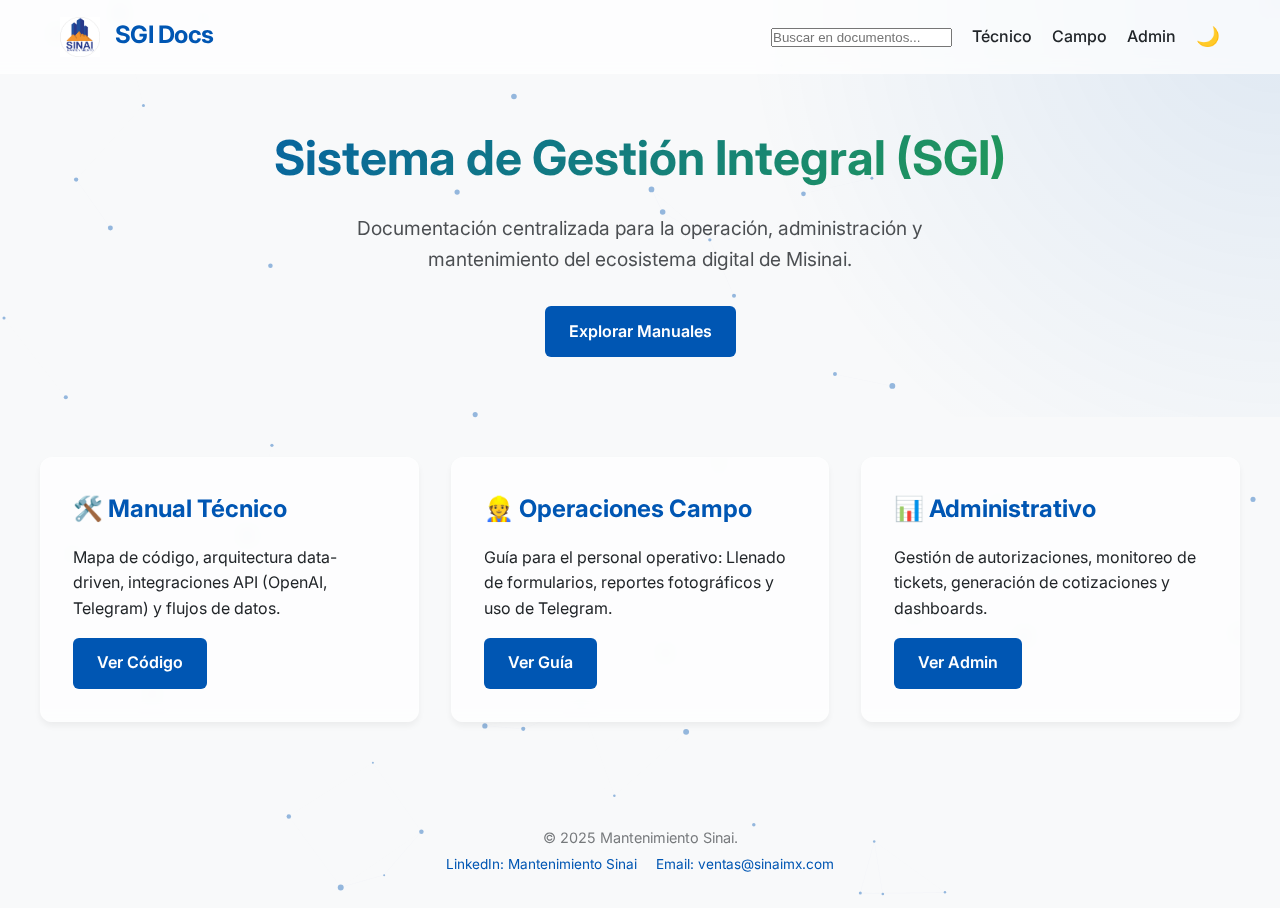
<file: index.html>
<!DOCTYPE html>
<html lang="es" data-theme="light">

<head>
    <meta charset="UTF-8">
    <meta name="viewport" content="width=device-width, initial-scale=1.0">
    <title>SGI Docs | Manual del Sistema</title>
    <link rel="stylesheet" href="css/style.css">
    <link rel="preconnect" href="https://fonts.googleapis.com">
    <link rel="preconnect" href="https://fonts.gstatic.com" crossorigin>
    <link
        href="https://fonts.googleapis.com/css2?family=Inter:wght@400;500;700&family=Fira+Code:wght@400;500&display=swap"
        rel="stylesheet">
</head>

<body>
    <nav class="navbar">
        <div class="container nav-content">
            <a href="index.html" class="nav-logo">
                <img src="assets/images/logo.png" alt="SGI Logo"
                    style="height: 40px; vertical-align: middle; margin-right: 10px;">
                SGI Docs
            </a>
            <div class="nav-links">
                <a href="tecnico.html" class="nav-link">Técnico</a>
                <a href="campo.html" class="nav-link">Campo</a>
                <a href="admin.html" class="nav-link">Admin</a>
                <button id="themeToggle" class="theme-toggle" aria-label="Cambiar tema">🌙</button>
            </div>
        </div>
    </nav>

    <header class="hero">
        <div class="container">
            <h1>Sistema de Gestión Integral (SGI)</h1>
            <p>Documentación centralizada para la operación, administración y mantenimiento del ecosistema digital de
                Misinai.</p>
            <a href="#manuales" class="btn btn-primary">Explorar Manuales</a>
        </div>
    </header>

    <main id="manuales" class="container manual-section">
        <div class="card-grid">
            <!-- Manual Técnico -->
            <article class="card">
                <h3>🛠️ Manual Técnico</h3>
                <p>Mapa de código, arquitectura data-driven, integraciones API (OpenAI, Telegram) y flujos de datos.</p>
                <div style="margin-top: 1rem;">
                    <a href="tecnico.html" class="btn btn-primary">Ver Código</a>
                </div>
            </article>

            <!-- Manual Operativo (Campo) -->
            <article class="card">
                <h3>👷 Operaciones Campo</h3>
                <p>Guía para el personal operativo: Llenado de formularios, reportes fotográficos y uso de Telegram.</p>
                <div style="margin-top: 1rem;">
                    <a href="campo.html" class="btn btn-primary">Ver Guía</a>
                </div>
            </article>

            <!-- Manual Administrativo -->
            <article class="card">
                <h3>📊 Administrativo</h3>
                <p>Gestión de autorizaciones, monitoreo de tickets, generación de cotizaciones y dashboards.</p>
                <div style="margin-top: 1rem;">
                    <a href="admin.html" class="btn btn-primary">Ver Admin</a>
                </div>
            </article>
        </div>
    </main>

    <footer class="container text-center mb-4">
        <p style="opacity: 0.6; font-size: 0.9rem;">&copy; 2025 Mantenimiento Sinai.</p>
        <p style="font-size: 0.85rem; margin-top: 5px;">
            <a href="https://www.linkedin.com/company/mantenimiento-sinai/" target="_blank"
                style="color: var(--color-primary); text-decoration: none; margin-right: 15px;">
                LinkedIn: Mantenimiento Sinai
            </a>
            <a href="mailto:ventas@sinaimx.com" style="color: var(--color-primary); text-decoration: none;">
                Email: ventas@sinaimx.com
            </a>
        </p>
    </footer>

    <script src="js/main.js"></script>
</body>

</html>
<script src='js/search.js'></script>
</file>
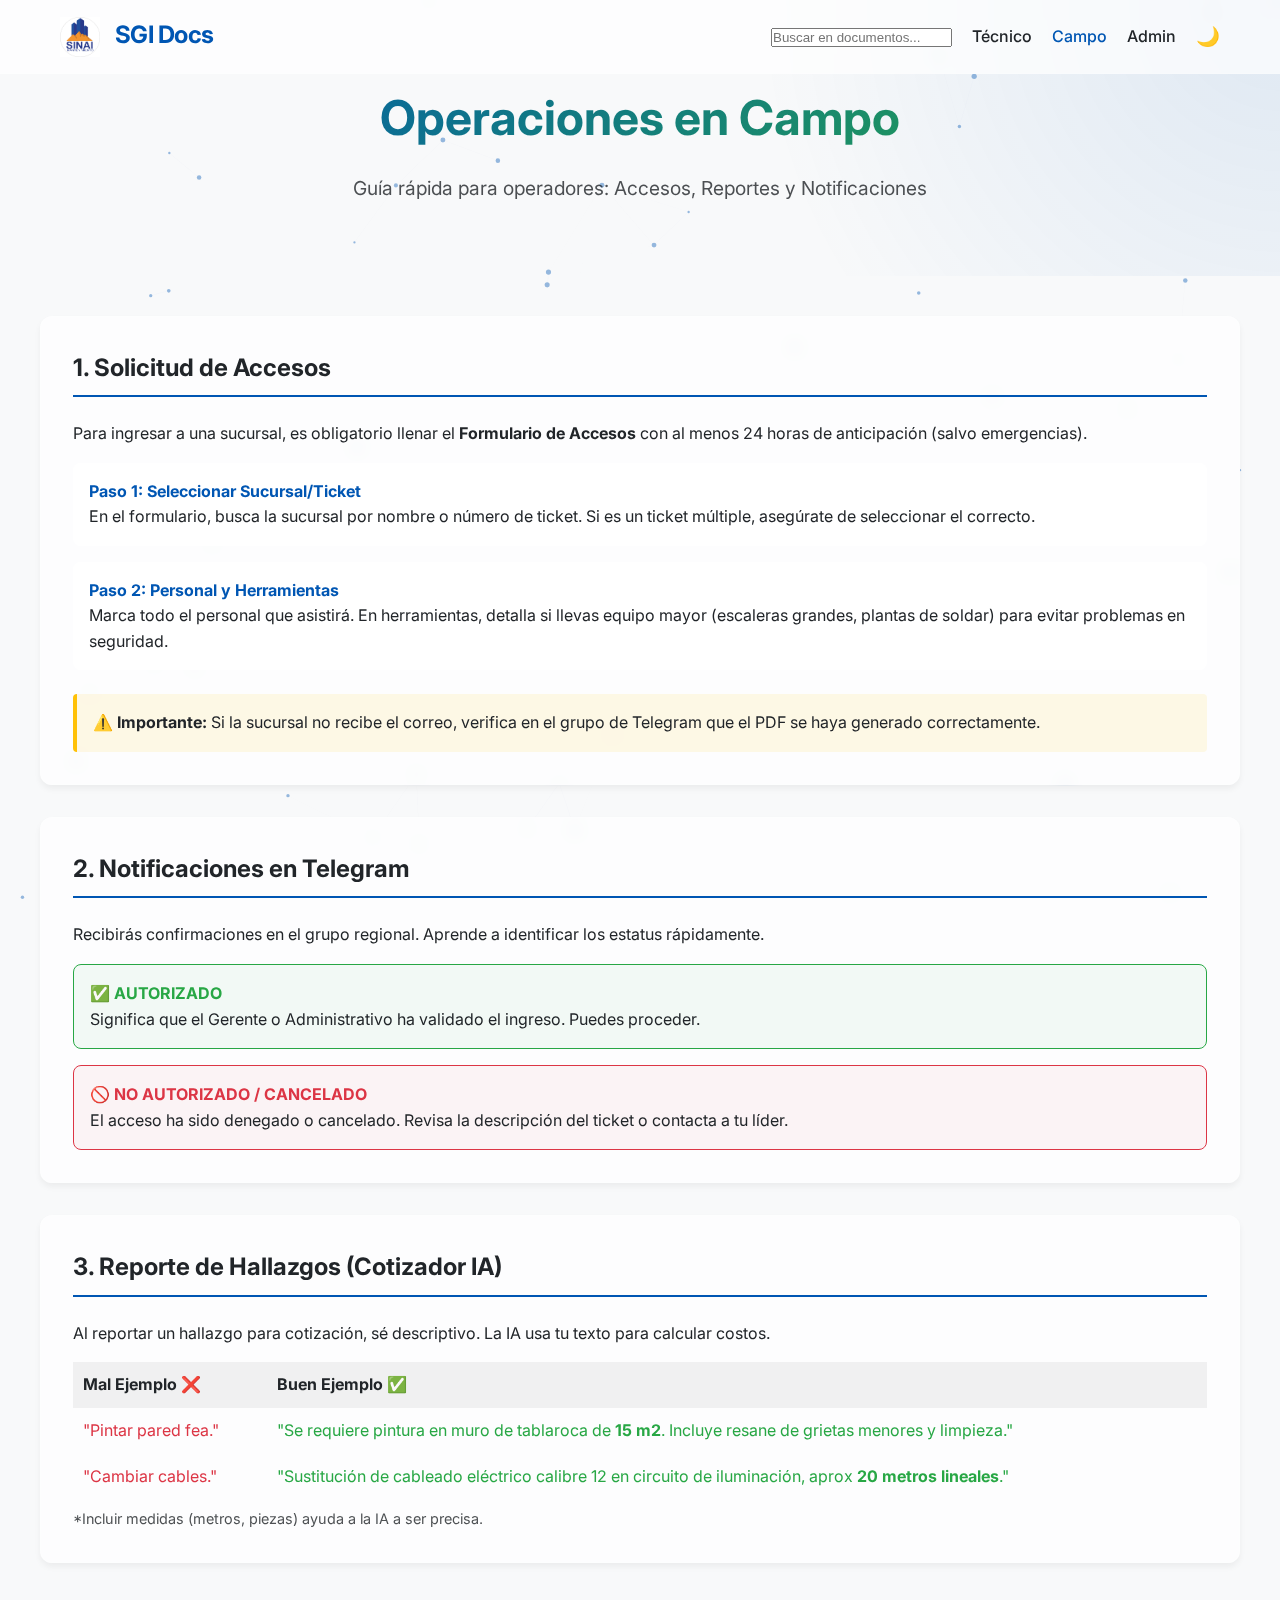
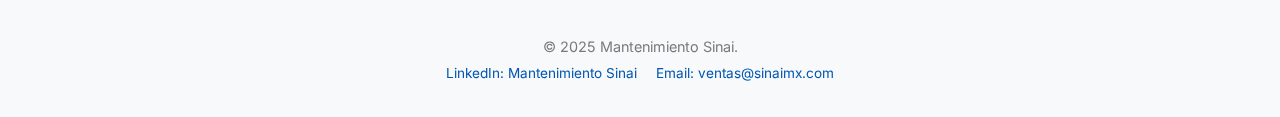
<file: campo.html>
<!DOCTYPE html>
<html lang="es" data-theme="light">

<head>
    <meta charset="UTF-8">
    <meta name="viewport" content="width=device-width, initial-scale=1.0">
    <title>SGI Docs | Operaciones Campo</title>
    <link rel="stylesheet" href="css/style.css">
    <link rel="preconnect" href="https://fonts.googleapis.com">
    <link rel="preconnect" href="https://fonts.gstatic.com" crossorigin>
    <link
        href="https://fonts.googleapis.com/css2?family=Inter:wght@400;500;700&family=Fira+Code:wght@400;500&display=swap"
        rel="stylesheet">
</head>

<body>
    <nav class="navbar">
        <div class="container nav-content">
            <a href="index.html" class="nav-logo">
                <img src="assets/images/logo.png" alt="SGI Logo"
                    style="height: 40px; vertical-align: middle; margin-right: 10px;">
                SGI Docs
            </a>
            <div class="nav-links">
                <a href="tecnico.html" class="nav-link">Técnico</a>
                <a href="campo.html" class="nav-link active">Campo</a>
                <a href="admin.html" class="nav-link">Admin</a>
                <button id="themeToggle" class="theme-toggle">🌙</button>
            </div>
        </div>
    </nav>

    <header class="hero" style="padding: 80px 0 40px;">
        <div class="container">
            <h1>Operaciones en Campo</h1>
            <p>Guía rápida para operadores: Accesos, Reportes y Notificaciones</p>
        </div>
    </header>

    <main class="container manual-section">

        <!-- SECCIÓN 1: SOLICITUD DE ACCESOS -->
        <section class="card mb-4">
            <h2>1. Solicitud de Accesos</h2>
            <p>Para ingresar a una sucursal, es obligatorio llenar el <strong>Formulario de Accesos</strong> con al
                menos 24 horas de anticipación (salvo emergencias).</p>

            <div class="steps-grid" style="display: grid; grid-template-columns: 1fr; gap: 1rem; margin-top: 1rem;">
                <div style="background: var(--surface); padding: 1rem; border-radius: 8px;">
                    <h4 style="color: var(--color-primary);">Paso 1: Seleccionar Sucursal/Ticket</h4>
                    <p>En el formulario, busca la sucursal por nombre o número de ticket. Si es un ticket múltiple,
                        asegúrate de seleccionar el correcto.</p>
                </div>
                <div style="background: var(--surface); padding: 1rem; border-radius: 8px;">
                    <h4 style="color: var(--color-primary);">Paso 2: Personal y Herramientas</h4>
                    <p>Marca todo el personal que asistirá. En herramientas, detalla si llevas equipo mayor (escaleras
                        grandes, plantas de soldar) para evitar problemas en seguridad.</p>
                </div>
            </div>

            <div
                style="margin-top: 1.5rem; padding: 1rem; background-color: rgba(255, 193, 7, 0.1); border-left: 4px solid var(--color-accent); border-radius: 4px;">
                <strong>⚠️ Importante:</strong> Si la sucursal no recibe el correo, verifica en el grupo de Telegram que
                el PDF se haya generado correctamente.
            </div>
        </section>

        <!-- SECCIÓN 2: INTERPRETACIÓN TELEGRAM -->
        <section class="card mb-4">
            <h2>2. Notificaciones en Telegram</h2>
            <p>Recibirás confirmaciones en el grupo regional. Aprende a identificar los estatus rápidamente.</p>

            <div style="display: flex; flex-direction: column; gap: 1rem; margin-top: 1rem;">
                <!-- Estatus Autorizado -->
                <div
                    style="border: 1px solid var(--color-secondary); border-radius: 8px; padding: 1rem; background: rgba(40, 167, 69, 0.05);">
                    <h4 style="color: var(--color-secondary);">✅ AUTORIZADO</h4>
                    <p>Significa que el Gerente o Administrativo ha validado el ingreso. Puedes proceder.</p>
                </div>

                <!-- Estatus Rechazado/Cancelado -->
                <div
                    style="border: 1px solid var(--color-danger); border-radius: 8px; padding: 1rem; background: rgba(220, 53, 69, 0.05);">
                    <h4 style="color: var(--color-danger);">🚫 NO AUTORIZADO / CANCELADO</h4>
                    <p>El acceso ha sido denegado o cancelado. Revisa la descripción del ticket o contacta a tu líder.
                    </p>
                </div>
            </div>
        </section>

        <!-- SECCIÓN 3: REPORTE DE HALLAZGOS (COTIZADOR) -->
        <section class="card mb-4">
            <h2>3. Reporte de Hallazgos (Cotizador IA)</h2>
            <p>Al reportar un hallazgo para cotización, sé descriptivo. La IA usa tu texto para calcular costos.</p>

            <table style="width:100%; border-collapse: collapse; margin-top: 1rem;">
                <thead>
                    <tr style="background: rgba(0,0,0,0.05);">
                        <th style="padding:10px; text-align: left;">Mal Ejemplo ❌</th>
                        <th style="padding:10px; text-align: left;">Buen Ejemplo ✅</th>
                    </tr>
                </thead>
                <tbody>
                    <tr>
                        <td style="padding:10px; color: var(--color-danger);">"Pintar pared fea."</td>
                        <td style="padding:10px; color: var(--color-secondary);">"Se requiere pintura en muro de
                            tablaroca de <strong>15 m2</strong>. Incluye resane de grietas menores y limpieza."</td>
                    </tr>
                    <tr>
                        <td style="padding:10px; color: var(--color-danger);">"Cambiar cables."</td>
                        <td style="padding:10px; color: var(--color-secondary);">"Sustitución de cableado eléctrico
                            calibre 12 en circuito de iluminación, aprox <strong>20 metros lineales</strong>."</td>
                    </tr>
                </tbody>
            </table>
            <p style="font-size: 0.9rem; margin-top: 0.5rem; opacity: 0.8;">*Incluir medidas (metros, piezas) ayuda a la
                IA a ser precisa.</p>
        </section>

    </main>

    <footer class="container text-center mb-4">
        <p style="opacity: 0.6; font-size: 0.9rem;">&copy; 2025 Mantenimiento Sinai.</p>
        <p style="font-size: 0.85rem; margin-top: 5px;">
            <a href="https://www.linkedin.com/company/mantenimiento-sinai/" target="_blank"
                style="color: var(--color-primary); text-decoration: none; margin-right: 15px;">
                LinkedIn: Mantenimiento Sinai
            </a>
            <a href="mailto:ventas@sinaimx.com" style="color: var(--color-primary); text-decoration: none;">
                Email: ventas@sinaimx.com
            </a>
        </p>
    </footer>

    <script src="js/main.js"></script>
</body>

</html>
<script src='js/search.js'></script>
</file>
<file: css/style.css>
:root {
    /* Color Palette - Premium Corporate SGI */
    --color-primary: #0056b3; /* SGI Blue */
    --color-primary-dark: #004494;
    --color-secondary: #28a745; /* Success Green */
    --color-accent: #ffc107; /* Warning Yellow */
    --color-danger: #dc3545; /* Critical Red */
    
    --color-bg-light: #f8f9fa;
    --color-bg-dark: #121212;
    --color-surface-light: #ffffff;
    --color-surface-dark: #1e1e1e;
    
    --color-text-light: #212529;
    --color-text-dark: #e0e0e0;

    /* Glassmorphism */
    --glass-bg-light: rgba(255, 255, 255, 0.7);
    --glass-bg-dark: rgba(30, 30, 30, 0.7);
    --glass-border: 1px solid rgba(255, 255, 255, 0.125);
    --glass-shadow: 0 8px 32px 0 rgba(31, 38, 135, 0.37);
    --backdrop-blur: blur(8px);

    /* Typography */
    --font-main: 'Inter', system-ui, -apple-system, sans-serif;
    --font-code: 'Fira Code', monospace;
}

[data-theme="dark"] {
    --bg-body: var(--color-bg-dark);
    --text-main: var(--color-text-dark);
    --surface: var(--color-surface-dark);
    --glass-bg: var(--glass-bg-dark);
}

[data-theme="light"] {
    --bg-body: var(--color-bg-light);
    --text-main: var(--color-text-light);
    --surface: var(--color-surface-light);
    --glass-bg: var(--glass-bg-light);
}

* {
    box-sizing: border-box;
    margin: 0;
    padding: 0;
}

body {
    font-family: var(--font-main);
    background-color: var(--bg-body);
    color: var(--text-main);
    line-height: 1.6;
    transition: background-color 0.3s ease, color 0.3s ease;
}

/* Layout */
.container {
    max-width: 1200px;
    margin: 0 auto;
    padding: 0 20px;
}

/* Navbar */
.navbar {
    position: fixed;
    top: 0;
    width: 100%;
    z-index: 1000;
    background: var(--glass-bg);
    backdrop-filter: var(--backdrop-blur);
    border-bottom: var(--glass-border);
    padding: 1rem 0;
}

.nav-content {
    display: flex;
    justify-content: space-between;
    align-items: center;
}

.nav-logo {
    font-size: 1.5rem;
    font-weight: 700;
    color: var(--color-primary);
    text-decoration: none;
    letter-spacing: -0.5px;
}

.nav-links {
    display: flex;
    gap: 20px;
}

.nav-link {
    color: var(--text-main);
    text-decoration: none;
    font-weight: 500;
    transition: color 0.2s;
}

.nav-link:hover, .nav-link.active {
    color: var(--color-primary);
}

/* Hero Section */
.hero {
    padding: 120px 0 60px;
    text-align: center;
    background: radial-gradient(circle at top right, rgba(0, 86, 179, 0.1), transparent 40%);
}

.hero h1 {
    font-size: 3rem;
    margin-bottom: 1rem;
    background: linear-gradient(135deg, var(--color-primary), var(--color-secondary));
    -webkit-background-clip: text;
    -webkit-text-fill-color: transparent;
}

.hero p {
    font-size: 1.2rem;
    color: var(--text-main);
    opacity: 0.8;
    max-width: 600px;
    margin: 0 auto 2rem;
}

/* Cards */
.card-grid {
    display: grid;
    grid-template-columns: repeat(auto-fit, minmax(300px, 1fr));
    gap: 2rem;
    margin-bottom: 4rem;
}

.card {
    background: var(--glass-bg);
    backdrop-filter: var(--backdrop-blur);
    border: var(--glass-border);
    border-radius: 12px;
    padding: 2rem;
    box-shadow: 0 4px 6px rgba(0,0,0,0.05);
    transition: transform 0.2s, box-shadow 0.2s;
}

.card:hover {
    transform: translateY(-5px);
    box-shadow: var(--glass-shadow);
}

.card h3 {
    color: var(--color-primary);
    margin-bottom: 1rem;
    font-size: 1.5rem;
}

.btn {
    display: inline-block;
    padding: 0.8rem 1.5rem;
    border-radius: 6px;
    text-decoration: none;
    font-weight: 600;
    transition: all 0.2s;
    border: none;
    cursor: pointer;
}

.btn-primary {
    background-color: var(--color-primary);
    color: white;
}

.btn-primary:hover {
    background-color: var(--color-primary-dark);
}

/* Utilities */
.text-center { text-align: center; }
.mb-4 { margin-bottom: 2rem; }

/* Code Blocks */
pre {
    background: #1e1e1e;
    color: #d4d4d4;
    padding: 1.5rem;
    border-radius: 8px;
    overflow-x: auto;
    font-family: var(--font-code);
    margin: 1.5rem 0;
}

/* Dark Mode Toggle */
.theme-toggle {
    background: none;
    border: none;
    color: var(--text-main);
    cursor: pointer;
    font-size: 1.2rem;
}

/* Manual Specific Styles */
.manual-section {
    padding: 40px 0;
}

.manual-section h2 {
    border-bottom: 2px solid var(--color-primary);
    padding-bottom: 0.5rem;
    margin-bottom: 1.5rem;
}

.mermaid {
    background: var(--surface);
    padding: 1rem;
    border-radius: 8px;
    margin: 1rem 0;
    text-align: center;
}
@import url('dashboard.css');
</file>
